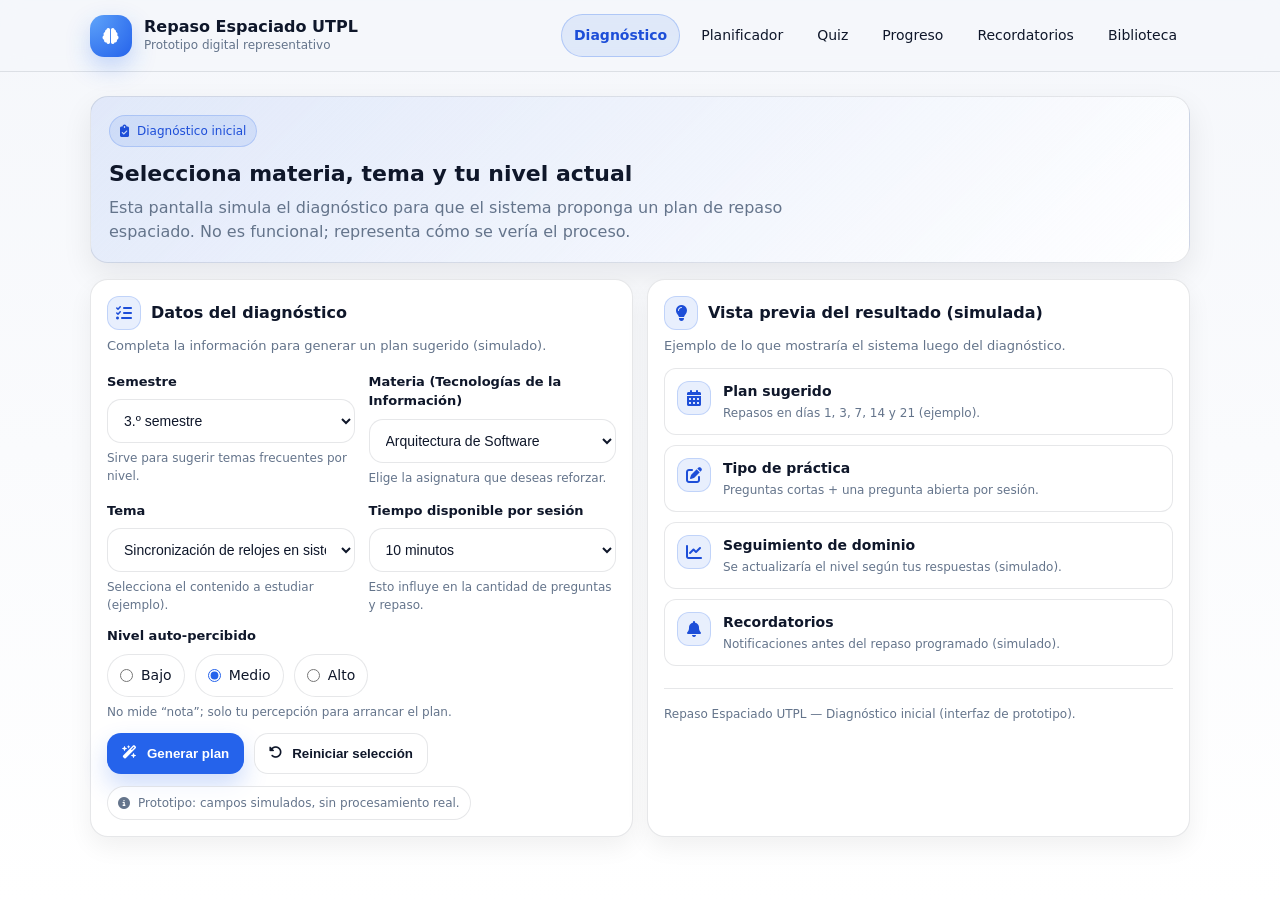
<file: index.html>
<!DOCTYPE html>
<html lang="es">
<head>
  <meta charset="UTF-8" />
  <meta name="viewport" content="width=device-width, initial-scale=1.0" />
  <title>Diagnóstico inicial | Repaso Espaciado UTPL</title>

  <!-- Íconos (solo en el contenido, NO en el menú) -->
  <link rel="stylesheet" href="https://cdnjs.cloudflare.com/ajax/libs/font-awesome/6.5.0/css/all.min.css">

  <link rel="stylesheet" href="styles.css" />
</head>
<body>

<header class="header">
  <div class="container header-inner">
    <div class="brand">
      <div class="brand-badge" aria-hidden="true">
        <i class="fa-solid fa-brain"></i>
      </div>
      <div>
        <h1>Repaso Espaciado UTPL</h1>
        <p>Prototipo digital representativo</p>
      </div>
    </div>

    <nav class="nav" aria-label="Navegación principal">
      <ul>
        <li><a class="activo" href="index.html">Diagnóstico</a></li>
        <li><a href="planificador.html">Planificador</a></li>
        <li><a href="quiz.html">Quiz</a></li>
        <li><a href="progreso.html">Progreso</a></li>
        <li><a href="recordatorios.html">Recordatorios</a></li>
        <li><a href="biblioteca.html">Biblioteca</a></li>
      </ul>
    </nav>
  </div>
</header>

<main class="main">
  <div class="container">

    <section class="page-hero">
      <div class="kicker"><i class="fa-solid fa-clipboard-check" aria-hidden="true"></i> Diagnóstico inicial</div>
      <h2>Selecciona materia, tema y tu nivel actual</h2>
      <p>
        Esta pantalla simula el diagnóstico para que el sistema proponga un plan de repaso espaciado.
        No es funcional; representa cómo se vería el proceso.
      </p>
    </section>

    <section class="grid cols-2">
      <article class="card">
        <h3>
          <span class="icon" aria-hidden="true"><i class="fa-solid fa-list-check"></i></span>
          Datos del diagnóstico
        </h3>
        <p class="sub">Completa la información para generar un plan sugerido (simulado).</p>

        <div class="grid cols-2">
          <div class="field">
            <div class="label">Semestre</div>
            <select aria-label="Semestre">
              <option>3.º semestre</option>
              <option>4.º semestre</option>
              <option>5.º semestre</option>
              <option>6.º semestre</option>
              <option>7.º semestre</option>
              <option>8.º semestre</option>
            </select>
            <div class="hint">Sirve para sugerir temas frecuentes por nivel.</div>
          </div>

          <div class="field">
            <div class="label">Materia (Tecnologías de la Información)</div>
            <select aria-label="Materia">
              <option>Arquitectura de Software</option>
              <option>Redes de Computadores</option>
              <option>Sistemas Operativos</option>
              <option>Bases de Datos</option>
              <option>Seguridad Informática</option>
              <option>Ingeniería de Software</option>
            </select>
            <div class="hint">Elige la asignatura que deseas reforzar.</div>
          </div>

          <div class="field">
            <div class="label">Tema</div>
            <select aria-label="Tema">
              <option>Sincronización de relojes en sistemas distribuidos</option>
              <option>Rutas críticas y redes de proyectos</option>
              <option>Capas, niveles y MVC</option>
              <option>Protocolos y direccionamiento (TCP/IP)</option>
              <option>Normalización y diseño lógico en bases de datos</option>
              <option>Principios de seguridad: confidencialidad, integridad, disponibilidad</option>
            </select>
            <div class="hint">Selecciona el contenido a estudiar (ejemplo).</div>
          </div>

          <div class="field">
            <div class="label">Tiempo disponible por sesión</div>
            <select aria-label="Tiempo disponible">
              <option>10 minutos</option>
              <option>15 minutos</option>
              <option>25 minutos</option>
              <option>40 minutos</option>
              <option>60 minutos</option>
            </select>
            <div class="hint">Esto influye en la cantidad de preguntas y repaso.</div>
          </div>
        </div>

        <div class="field" style="margin-top: 12px;">
          <div class="label">Nivel auto-percibido</div>
          <div class="radio-group" role="group" aria-label="Nivel auto-percibido">
            <label class="radio-pill"><input type="radio" name="nivel" /> Bajo</label>
            <label class="radio-pill"><input type="radio" name="nivel" checked /> Medio</label>
            <label class="radio-pill"><input type="radio" name="nivel" /> Alto</label>
          </div>
          <div class="hint">No mide “nota”; solo tu percepción para arrancar el plan.</div>
        </div>

        <div class="actions">
          <button class="btn" type="button">
            <i class="fa-solid fa-wand-magic-sparkles" aria-hidden="true"></i>
            Generar plan
          </button>
          <button class="btn sec" type="button">
            <i class="fa-solid fa-rotate-left" aria-hidden="true"></i>
            Reiniciar selección
          </button>
        </div>

        <div style="margin-top: 12px;">
          <span class="badge"><i class="fa-solid fa-circle-info" aria-hidden="true"></i> Prototipo: campos simulados, sin procesamiento real.</span>
        </div>
      </article>

      <article class="card">
        <h3>
          <span class="icon" aria-hidden="true"><i class="fa-solid fa-lightbulb"></i></span>
          Vista previa del resultado (simulada)
        </h3>
        <p class="sub">Ejemplo de lo que mostraría el sistema luego del diagnóstico.</p>

        <div class="list">
          <div class="list-item">
            <div class="icon" aria-hidden="true"><i class="fa-solid fa-calendar-days"></i></div>
            <div class="meta">
              <strong>Plan sugerido</strong>
              <span>Repasos en días 1, 3, 7, 14 y 21 (ejemplo).</span>
            </div>
          </div>

          <div class="list-item">
            <div class="icon" aria-hidden="true"><i class="fa-solid fa-pen-to-square"></i></div>
            <div class="meta">
              <strong>Tipo de práctica</strong>
              <span>Preguntas cortas + una pregunta abierta por sesión.</span>
            </div>
          </div>

          <div class="list-item">
            <div class="icon" aria-hidden="true"><i class="fa-solid fa-chart-line"></i></div>
            <div class="meta">
              <strong>Seguimiento de dominio</strong>
              <span>Se actualizaría el nivel según tus respuestas (simulado).</span>
            </div>
          </div>

          <div class="list-item">
            <div class="icon" aria-hidden="true"><i class="fa-solid fa-bell"></i></div>
            <div class="meta">
              <strong>Recordatorios</strong>
              <span>Notificaciones antes del repaso programado (simulado).</span>
            </div>
          </div>
        </div>

        <div class="footer">
          Repaso Espaciado UTPL — Diagnóstico inicial (interfaz de prototipo).
        </div>
      </article>
    </section>

  </div>
</main>

</body>
</html>
</file>
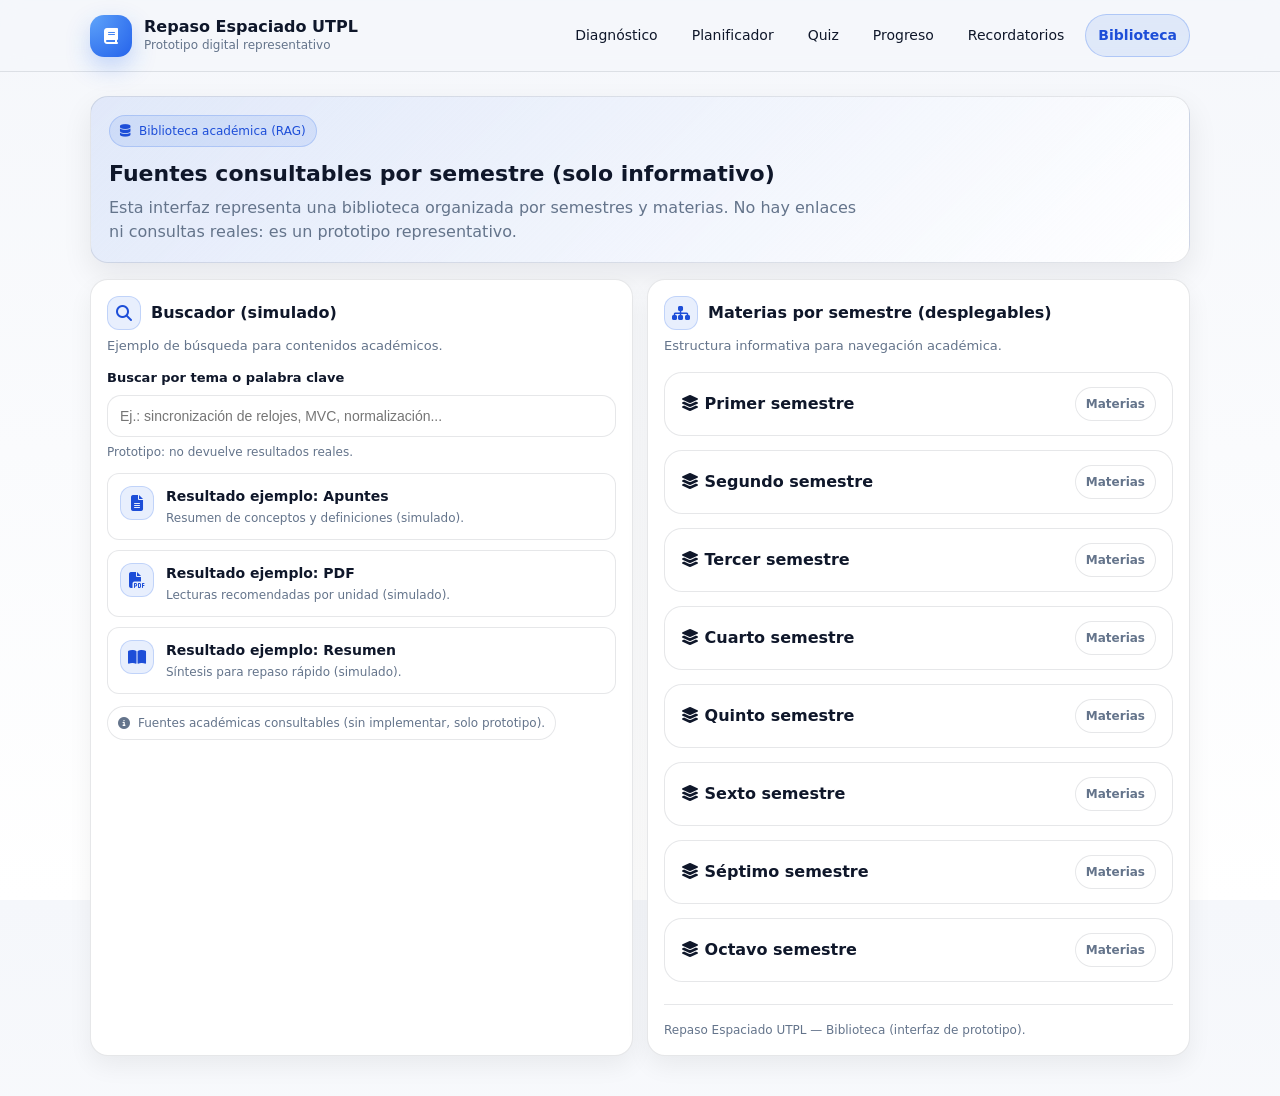
<file: biblioteca.html>
<!DOCTYPE html>
<html lang="es">
<head>
  <meta charset="UTF-8" />
  <meta name="viewport" content="width=device-width, initial-scale=1.0" />
  <title>Biblioteca | Repaso Espaciado UTPL</title>

  <link rel="stylesheet" href="https://cdnjs.cloudflare.com/ajax/libs/font-awesome/6.5.0/css/all.min.css">
  <link rel="stylesheet" href="styles.css" />
</head>
<body>

<header class="header">
  <div class="container header-inner">
    <div class="brand">
      <div class="brand-badge" aria-hidden="true">
        <i class="fa-solid fa-book"></i>
      </div>
      <div>
        <h1>Repaso Espaciado UTPL</h1>
        <p>Prototipo digital representativo</p>
      </div>
    </div>

    <nav class="nav" aria-label="Navegación principal">
      <ul>
        <li><a href="index.html">Diagnóstico</a></li>
        <li><a href="planificador.html">Planificador</a></li>
        <li><a href="quiz.html">Quiz</a></li>
        <li><a href="progreso.html">Progreso</a></li>
        <li><a href="recordatorios.html">Recordatorios</a></li>
        <li><a class="activo" href="biblioteca.html">Biblioteca</a></li>
      </ul>
    </nav>
  </div>
</header>

<main class="main">
  <div class="container">

    <section class="page-hero">
      <div class="kicker"><i class="fa-solid fa-database" aria-hidden="true"></i> Biblioteca académica (RAG)</div>
      <h2>Fuentes consultables por semestre (solo informativo)</h2>
      <p>
        Esta interfaz representa una biblioteca organizada por semestres y materias.
        No hay enlaces ni consultas reales: es un prototipo representativo.
      </p>
    </section>

    <section class="grid cols-2">
      <article class="card">
        <h3>
          <span class="icon" aria-hidden="true"><i class="fa-solid fa-magnifying-glass"></i></span>
          Buscador (simulado)
        </h3>
        <p class="sub">Ejemplo de búsqueda para contenidos académicos.</p>

        <div class="field">
          <div class="label">Buscar por tema o palabra clave</div>
          <input class="input" type="text" placeholder="Ej.: sincronización de relojes, MVC, normalización..." />
          <div class="hint">Prototipo: no devuelve resultados reales.</div>
        </div>

        <div class="list" style="margin-top: 12px;">
          <div class="list-item">
            <div class="icon" aria-hidden="true"><i class="fa-solid fa-file-lines"></i></div>
            <div class="meta">
              <strong>Resultado ejemplo: Apuntes</strong>
              <span>Resumen de conceptos y definiciones (simulado).</span>
            </div>
          </div>

          <div class="list-item">
            <div class="icon" aria-hidden="true"><i class="fa-solid fa-file-pdf"></i></div>
            <div class="meta">
              <strong>Resultado ejemplo: PDF</strong>
              <span>Lecturas recomendadas por unidad (simulado).</span>
            </div>
          </div>

          <div class="list-item">
            <div class="icon" aria-hidden="true"><i class="fa-solid fa-book-open"></i></div>
            <div class="meta">
              <strong>Resultado ejemplo: Resumen</strong>
              <span>Síntesis para repaso rápido (simulado).</span>
            </div>
          </div>
        </div>

        <div style="margin-top: 12px;">
          <span class="badge">
            <i class="fa-solid fa-circle-info" aria-hidden="true"></i>
            Fuentes académicas consultables (sin implementar, solo prototipo).
          </span>
        </div>
      </article>

      <article class="card">
        <h3>
          <span class="icon" aria-hidden="true"><i class="fa-solid fa-sitemap"></i></span>
          Materias por semestre (desplegables)
        </h3>
        <p class="sub">Estructura informativa para navegación académica.</p>

        <div class="grid">
          <details>
            <summary>
              <span><i class="fa-solid fa-layer-group" aria-hidden="true"></i> Primer semestre</span>
              <span class="badge">Materias</span>
            </summary>
            <div class="details-body">
              <ul>
                <li>Fundamentos de Programación</li>
                <li>Matemática Discreta</li>
                <li>Introducción a Tecnologías de la Información</li>
                <li>Comunicación Académica</li>
              </ul>
            </div>
          </details>

          <details>
            <summary>
              <span><i class="fa-solid fa-layer-group" aria-hidden="true"></i> Segundo semestre</span>
              <span class="badge">Materias</span>
            </summary>
            <div class="details-body">
              <ul>
                <li>Programación Orientada a Objetos</li>
                <li>Estructuras de Datos</li>
                <li>Arquitectura de Computadores</li>
                <li>Estadística</li>
              </ul>
            </div>
          </details>

          <details>
            <summary>
              <span><i class="fa-solid fa-layer-group" aria-hidden="true"></i> Tercer semestre</span>
              <span class="badge">Materias</span>
            </summary>
            <div class="details-body">
              <ul>
                <li>Bases de Datos I</li>
                <li>Sistemas Operativos</li>
                <li>Redes de Computadores I</li>
                <li>Ingeniería de Requisitos</li>
              </ul>
            </div>
          </details>

          <details>
            <summary>
              <span><i class="fa-solid fa-layer-group" aria-hidden="true"></i> Cuarto semestre</span>
              <span class="badge">Materias</span>
            </summary>
            <div class="details-body">
              <ul>
                <li>Arquitectura de Software</li>
                <li>Bases de Datos II</li>
                <li>Redes de Computadores II</li>
                <li>Gestión de Proyectos</li>
              </ul>
            </div>
          </details>

          <details>
            <summary>
              <span><i class="fa-solid fa-layer-group" aria-hidden="true"></i> Quinto semestre</span>
              <span class="badge">Materias</span>
            </summary>
            <div class="details-body">
              <ul>
                <li>Sistemas Distribuidos</li>
                <li>Seguridad Informática</li>
                <li>Desarrollo Web</li>
                <li>Calidad de Software</li>
              </ul>
            </div>
          </details>

          <details>
            <summary>
              <span><i class="fa-solid fa-layer-group" aria-hidden="true"></i> Sexto semestre</span>
              <span class="badge">Materias</span>
            </summary>
            <div class="details-body">
              <ul>
                <li>Computación en la Nube</li>
                <li>DevOps y Automatización</li>
                <li>Arquitecturas Distribuidas</li>
                <li>Pruebas de Software</li>
              </ul>
            </div>
          </details>

          <details>
            <summary>
              <span><i class="fa-solid fa-layer-group" aria-hidden="true"></i> Séptimo semestre</span>
              <span class="badge">Materias</span>
            </summary>
            <div class="details-body">
              <ul>
                <li>Inteligencia Artificial</li>
                <li>Minería de Datos</li>
                <li>Seguridad en Aplicaciones Web</li>
                <li>Gestión de Servicios de TI</li>
              </ul>
            </div>
          </details>

          <details>
            <summary>
              <span><i class="fa-solid fa-layer-group" aria-hidden="true"></i> Octavo semestre</span>
              <span class="badge">Materias</span>
            </summary>
            <div class="details-body">
              <ul>
                <li>Arquitectura Empresarial</li>
                <li>Analítica Avanzada</li>
                <li>Gestión de Riesgos Tecnológicos</li>
                <li>Trabajo de Titulación</li>
              </ul>
            </div>
          </details>
        </div>

        <div class="footer">
          Repaso Espaciado UTPL — Biblioteca (interfaz de prototipo).
        </div>
      </article>
    </section>

  </div>
</main>

</body>
</html>
</file>
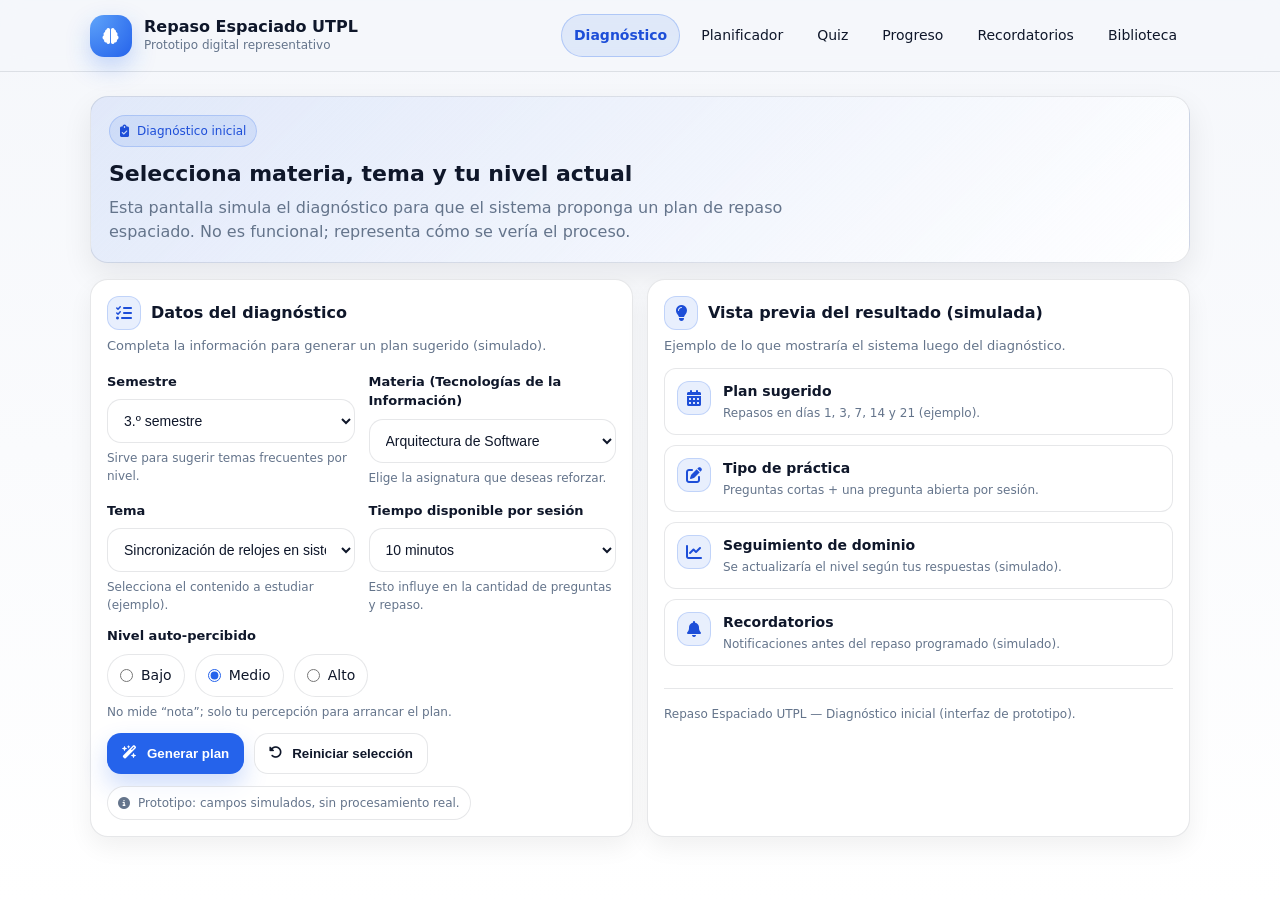
<file: diagnostico.html>
<!DOCTYPE html>
<html lang="es">
<head>
  <meta charset="UTF-8" />
  <meta name="viewport" content="width=device-width, initial-scale=1.0" />
  <title>Diagnóstico inicial | Repaso Espaciado UTPL</title>

  <!-- Íconos (solo en el contenido, NO en el menú) -->
  <link rel="stylesheet" href="https://cdnjs.cloudflare.com/ajax/libs/font-awesome/6.5.0/css/all.min.css">

  <link rel="stylesheet" href="styles.css" />
</head>
<body>

<header class="header">
  <div class="container header-inner">
    <div class="brand">
      <div class="brand-badge" aria-hidden="true">
        <i class="fa-solid fa-brain"></i>
      </div>
      <div>
        <h1>Repaso Espaciado UTPL</h1>
        <p>Prototipo digital representativo</p>
      </div>
    </div>

    <nav class="nav" aria-label="Navegación principal">
      <ul>
        <li><a class="activo" href="diagnostico.html">Diagnóstico</a></li>
        <li><a href="planificador.html">Planificador</a></li>
        <li><a href="quiz.html">Quiz</a></li>
        <li><a href="progreso.html">Progreso</a></li>
        <li><a href="recordatorios.html">Recordatorios</a></li>
        <li><a href="biblioteca.html">Biblioteca</a></li>
      </ul>
    </nav>
  </div>
</header>

<main class="main">
  <div class="container">

    <section class="page-hero">
      <div class="kicker"><i class="fa-solid fa-clipboard-check" aria-hidden="true"></i> Diagnóstico inicial</div>
      <h2>Selecciona materia, tema y tu nivel actual</h2>
      <p>
        Esta pantalla simula el diagnóstico para que el sistema proponga un plan de repaso espaciado.
        No es funcional; representa cómo se vería el proceso.
      </p>
    </section>

    <section class="grid cols-2">
      <article class="card">
        <h3>
          <span class="icon" aria-hidden="true"><i class="fa-solid fa-list-check"></i></span>
          Datos del diagnóstico
        </h3>
        <p class="sub">Completa la información para generar un plan sugerido (simulado).</p>

        <div class="grid cols-2">
          <div class="field">
            <div class="label">Semestre</div>
            <select aria-label="Semestre">
              <option>3.º semestre</option>
              <option>4.º semestre</option>
              <option>5.º semestre</option>
              <option>6.º semestre</option>
              <option>7.º semestre</option>
              <option>8.º semestre</option>
            </select>
            <div class="hint">Sirve para sugerir temas frecuentes por nivel.</div>
          </div>

          <div class="field">
            <div class="label">Materia (Tecnologías de la Información)</div>
            <select aria-label="Materia">
              <option>Arquitectura de Software</option>
              <option>Redes de Computadores</option>
              <option>Sistemas Operativos</option>
              <option>Bases de Datos</option>
              <option>Seguridad Informática</option>
              <option>Ingeniería de Software</option>
            </select>
            <div class="hint">Elige la asignatura que deseas reforzar.</div>
          </div>

          <div class="field">
            <div class="label">Tema</div>
            <select aria-label="Tema">
              <option>Sincronización de relojes en sistemas distribuidos</option>
              <option>Rutas críticas y redes de proyectos</option>
              <option>Capas, niveles y MVC</option>
              <option>Protocolos y direccionamiento (TCP/IP)</option>
              <option>Normalización y diseño lógico en bases de datos</option>
              <option>Principios de seguridad: confidencialidad, integridad, disponibilidad</option>
            </select>
            <div class="hint">Selecciona el contenido a estudiar (ejemplo).</div>
          </div>

          <div class="field">
            <div class="label">Tiempo disponible por sesión</div>
            <select aria-label="Tiempo disponible">
              <option>10 minutos</option>
              <option>15 minutos</option>
              <option>25 minutos</option>
              <option>40 minutos</option>
              <option>60 minutos</option>
            </select>
            <div class="hint">Esto influye en la cantidad de preguntas y repaso.</div>
          </div>
        </div>

        <div class="field" style="margin-top: 12px;">
          <div class="label">Nivel auto-percibido</div>
          <div class="radio-group" role="group" aria-label="Nivel auto-percibido">
            <label class="radio-pill"><input type="radio" name="nivel" /> Bajo</label>
            <label class="radio-pill"><input type="radio" name="nivel" checked /> Medio</label>
            <label class="radio-pill"><input type="radio" name="nivel" /> Alto</label>
          </div>
          <div class="hint">No mide “nota”; solo tu percepción para arrancar el plan.</div>
        </div>

        <div class="actions">
          <button class="btn" type="button">
            <i class="fa-solid fa-wand-magic-sparkles" aria-hidden="true"></i>
            Generar plan
          </button>
          <button class="btn sec" type="button">
            <i class="fa-solid fa-rotate-left" aria-hidden="true"></i>
            Reiniciar selección
          </button>
        </div>

        <div style="margin-top: 12px;">
          <span class="badge"><i class="fa-solid fa-circle-info" aria-hidden="true"></i> Prototipo: campos simulados, sin procesamiento real.</span>
        </div>
      </article>

      <article class="card">
        <h3>
          <span class="icon" aria-hidden="true"><i class="fa-solid fa-lightbulb"></i></span>
          Vista previa del resultado (simulada)
        </h3>
        <p class="sub">Ejemplo de lo que mostraría el sistema luego del diagnóstico.</p>

        <div class="list">
          <div class="list-item">
            <div class="icon" aria-hidden="true"><i class="fa-solid fa-calendar-days"></i></div>
            <div class="meta">
              <strong>Plan sugerido</strong>
              <span>Repasos en días 1, 3, 7, 14 y 21 (ejemplo).</span>
            </div>
          </div>

          <div class="list-item">
            <div class="icon" aria-hidden="true"><i class="fa-solid fa-pen-to-square"></i></div>
            <div class="meta">
              <strong>Tipo de práctica</strong>
              <span>Preguntas cortas + una pregunta abierta por sesión.</span>
            </div>
          </div>

          <div class="list-item">
            <div class="icon" aria-hidden="true"><i class="fa-solid fa-chart-line"></i></div>
            <div class="meta">
              <strong>Seguimiento de dominio</strong>
              <span>Se actualizaría el nivel según tus respuestas (simulado).</span>
            </div>
          </div>

          <div class="list-item">
            <div class="icon" aria-hidden="true"><i class="fa-solid fa-bell"></i></div>
            <div class="meta">
              <strong>Recordatorios</strong>
              <span>Notificaciones antes del repaso programado (simulado).</span>
            </div>
          </div>
        </div>

        <div class="footer">
          Repaso Espaciado UTPL — Diagnóstico inicial (interfaz de prototipo).
        </div>
      </article>
    </section>

  </div>
</main>

</body>
</html>
</file>
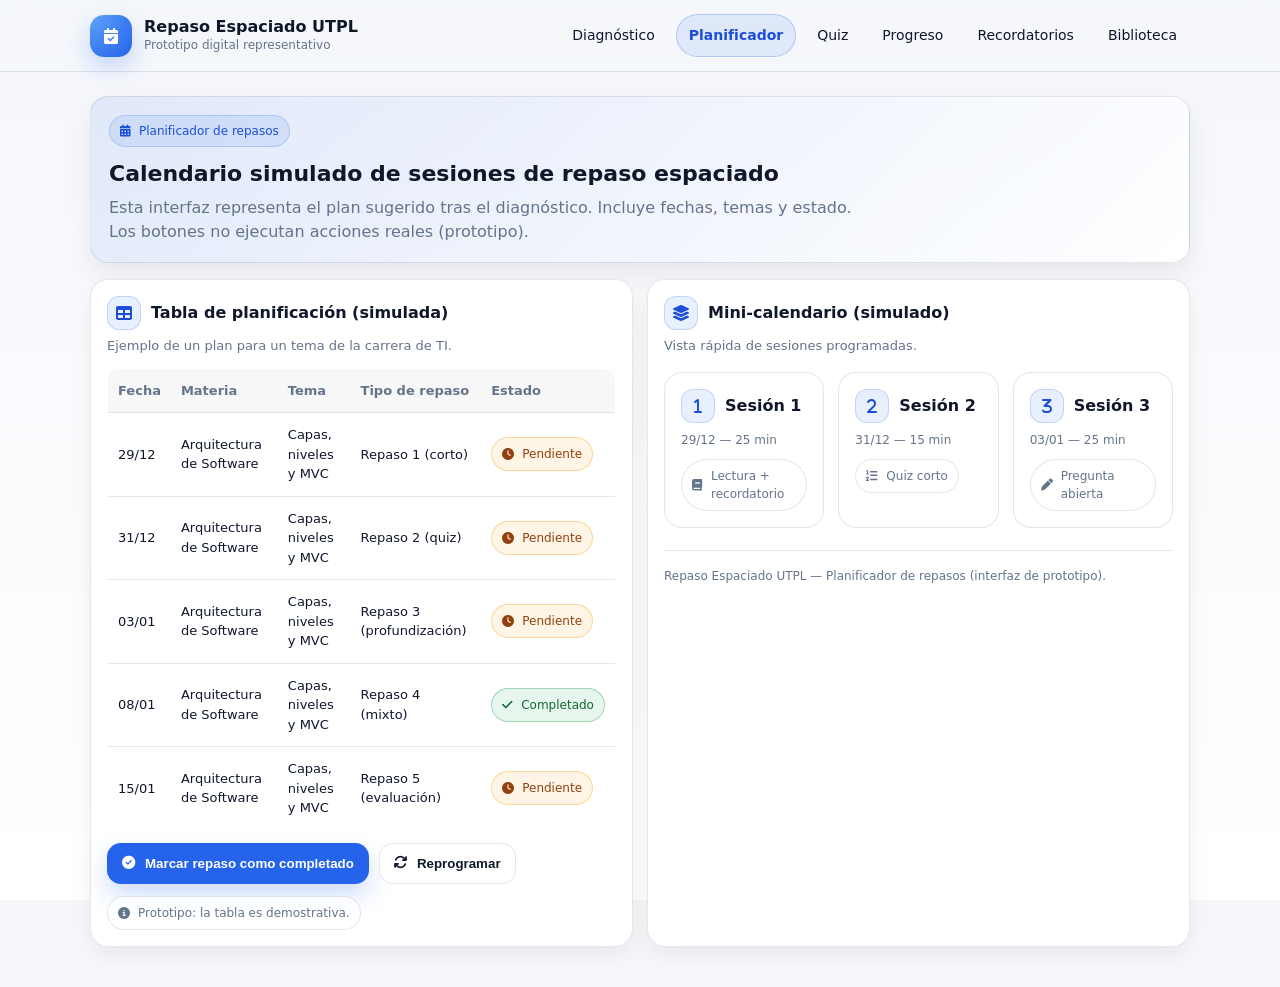
<file: planificador.html>
<!DOCTYPE html>
<html lang="es">
<head>
  <meta charset="UTF-8" />
  <meta name="viewport" content="width=device-width, initial-scale=1.0" />
  <title>Planificador de repasos | Repaso Espaciado UTPL</title>

  <link rel="stylesheet" href="https://cdnjs.cloudflare.com/ajax/libs/font-awesome/6.5.0/css/all.min.css">
  <link rel="stylesheet" href="styles.css" />
</head>
<body>

<header class="header">
  <div class="container header-inner">
    <div class="brand">
      <div class="brand-badge" aria-hidden="true">
        <i class="fa-solid fa-calendar-check"></i>
      </div>
      <div>
        <h1>Repaso Espaciado UTPL</h1>
        <p>Prototipo digital representativo</p>
      </div>
    </div>

    <nav class="nav" aria-label="Navegación principal">
      <ul>
        <li><a href="index.html">Diagnóstico</a></li>
        <li><a class="activo" href="planificador.html">Planificador</a></li>
        <li><a href="quiz.html">Quiz</a></li>
        <li><a href="progreso.html">Progreso</a></li>
        <li><a href="recordatorios.html">Recordatorios</a></li>
        <li><a href="biblioteca.html">Biblioteca</a></li>
      </ul>
    </nav>
  </div>
</header>

<main class="main">
  <div class="container">

    <section class="page-hero">
      <div class="kicker"><i class="fa-solid fa-calendar-days" aria-hidden="true"></i> Planificador de repasos</div>
      <h2>Calendario simulado de sesiones de repaso espaciado</h2>
      <p>
        Esta interfaz representa el plan sugerido tras el diagnóstico. Incluye fechas, temas y estado.
        Los botones no ejecutan acciones reales (prototipo).
      </p>
    </section>

    <section class="grid cols-2">
      <article class="card">
        <h3>
          <span class="icon" aria-hidden="true"><i class="fa-solid fa-table"></i></span>
          Tabla de planificación (simulada)
        </h3>
        <p class="sub">Ejemplo de un plan para un tema de la carrera de TI.</p>

        <table class="table" aria-label="Planificador de repasos">
          <thead>
            <tr>
              <th>Fecha</th>
              <th>Materia</th>
              <th>Tema</th>
              <th>Tipo de repaso</th>
              <th>Estado</th>
            </tr>
          </thead>
          <tbody>
            <tr>
              <td>29/12</td>
              <td>Arquitectura de Software</td>
              <td>Capas, niveles y MVC</td>
              <td>Repaso 1 (corto)</td>
              <td><span class="status pendiente"><i class="fa-solid fa-clock" aria-hidden="true"></i> Pendiente</span></td>
            </tr>
            <tr>
              <td>31/12</td>
              <td>Arquitectura de Software</td>
              <td>Capas, niveles y MVC</td>
              <td>Repaso 2 (quiz)</td>
              <td><span class="status pendiente"><i class="fa-solid fa-clock" aria-hidden="true"></i> Pendiente</span></td>
            </tr>
            <tr>
              <td>03/01</td>
              <td>Arquitectura de Software</td>
              <td>Capas, niveles y MVC</td>
              <td>Repaso 3 (profundización)</td>
              <td><span class="status pendiente"><i class="fa-solid fa-clock" aria-hidden="true"></i> Pendiente</span></td>
            </tr>
            <tr>
              <td>08/01</td>
              <td>Arquitectura de Software</td>
              <td>Capas, niveles y MVC</td>
              <td>Repaso 4 (mixto)</td>
              <td><span class="status completado"><i class="fa-solid fa-check" aria-hidden="true"></i> Completado</span></td>
            </tr>
            <tr>
              <td>15/01</td>
              <td>Arquitectura de Software</td>
              <td>Capas, niveles y MVC</td>
              <td>Repaso 5 (evaluación)</td>
              <td><span class="status pendiente"><i class="fa-solid fa-clock" aria-hidden="true"></i> Pendiente</span></td>
            </tr>
          </tbody>
        </table>

        <div class="actions">
          <button class="btn" type="button">
            <i class="fa-solid fa-circle-check" aria-hidden="true"></i>
            Marcar repaso como completado
          </button>
          <button class="btn sec" type="button">
            <i class="fa-solid fa-arrows-rotate" aria-hidden="true"></i>
            Reprogramar
          </button>
        </div>

        <div style="margin-top: 12px;">
          <span class="badge"><i class="fa-solid fa-circle-info" aria-hidden="true"></i> Prototipo: la tabla es demostrativa.</span>
        </div>
      </article>

      <article class="card">
        <h3>
          <span class="icon" aria-hidden="true"><i class="fa-solid fa-layer-group"></i></span>
          Mini-calendario (simulado)
        </h3>
        <p class="sub">Vista rápida de sesiones programadas.</p>

        <div class="grid cols-3">
          <div class="card" style="box-shadow:none;">
            <h3 style="margin-bottom:8px;">
              <span class="icon" aria-hidden="true"><i class="fa-solid fa-1"></i></span>
              Sesión 1
            </h3>
            <div class="small">29/12 — 25 min</div>
            <div class="badge" style="margin-top:10px;">
              <i class="fa-solid fa-book" aria-hidden="true"></i> Lectura + recordatorio
            </div>
          </div>

          <div class="card" style="box-shadow:none;">
            <h3 style="margin-bottom:8px;">
              <span class="icon" aria-hidden="true"><i class="fa-solid fa-2"></i></span>
              Sesión 2
            </h3>
            <div class="small">31/12 — 15 min</div>
            <div class="badge" style="margin-top:10px;">
              <i class="fa-solid fa-list-ol" aria-hidden="true"></i> Quiz corto
            </div>
          </div>

          <div class="card" style="box-shadow:none;">
            <h3 style="margin-bottom:8px;">
              <span class="icon" aria-hidden="true"><i class="fa-solid fa-3"></i></span>
              Sesión 3
            </h3>
            <div class="small">03/01 — 25 min</div>
            <div class="badge" style="margin-top:10px;">
              <i class="fa-solid fa-pen" aria-hidden="true"></i> Pregunta abierta
            </div>
          </div>
        </div>

        <div class="footer">
          Repaso Espaciado UTPL — Planificador de repasos (interfaz de prototipo).
        </div>
      </article>
    </section>

  </div>
</main>

</body>
</html>
</file>
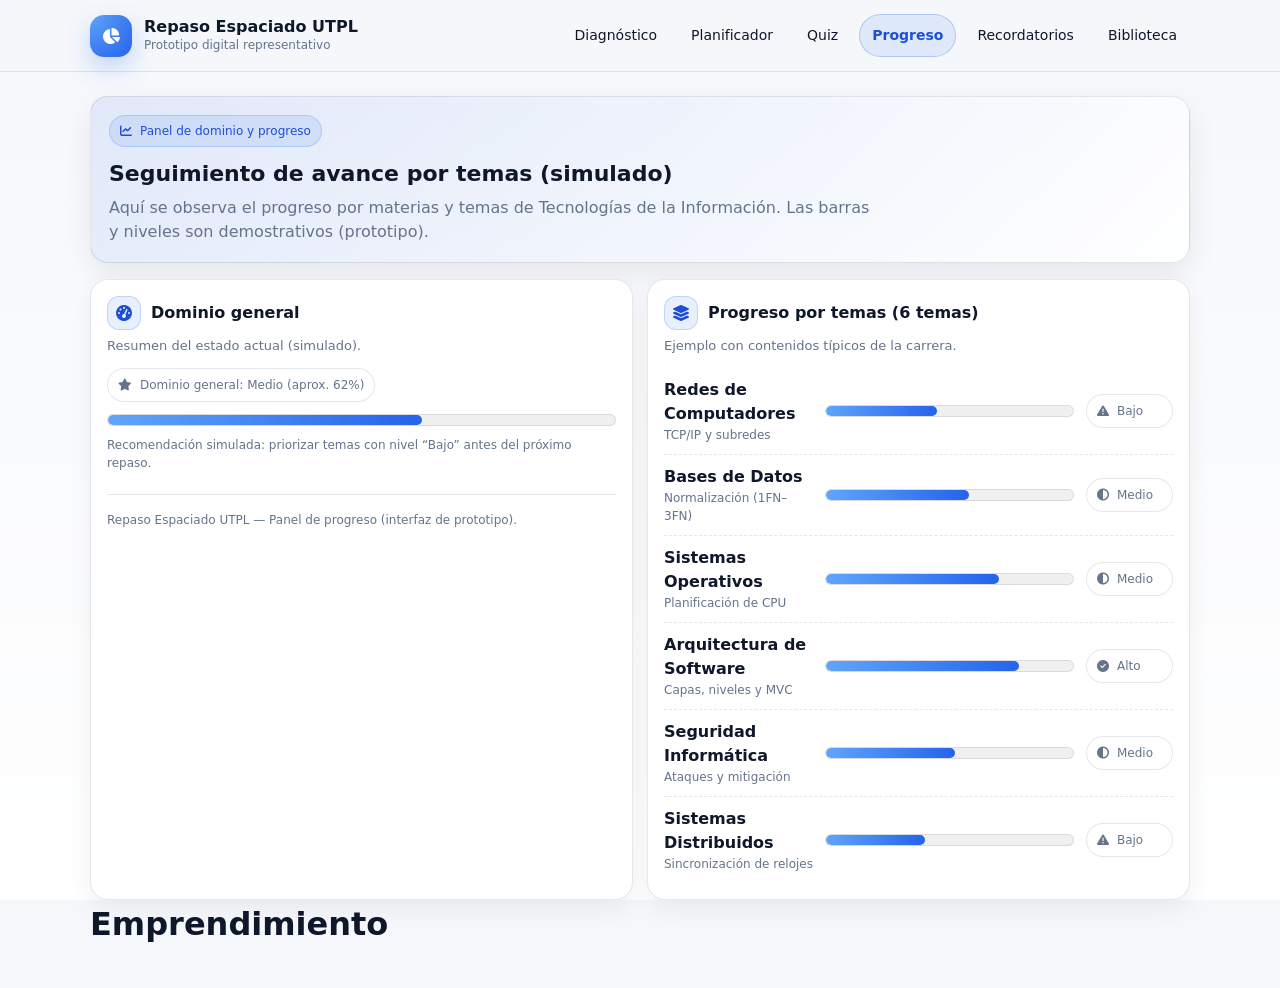
<file: progreso.html>
<!DOCTYPE html>
<html lang="es">
<head>
  <meta charset="UTF-8" />
  <meta name="viewport" content="width=device-width, initial-scale=1.0" />
  <title>Panel de progreso | Repaso Espaciado UTPL</title>

  <link rel="stylesheet" href="https://cdnjs.cloudflare.com/ajax/libs/font-awesome/6.5.0/css/all.min.css">
  <link rel="stylesheet" href="styles.css" />
</head>
<body>

<header class="header">
  <div class="container header-inner">
    <div class="brand">
      <div class="brand-badge" aria-hidden="true">
        <i class="fa-solid fa-chart-pie"></i>
      </div>
      <div>
        <h1>Repaso Espaciado UTPL</h1>
        <p>Prototipo digital representativo</p>
      </div>
    </div>

    <nav class="nav" aria-label="Navegación principal">
      <ul>
        <li><a href="diagnostico.html">Diagnóstico</a></li>
        <li><a href="planificador.html">Planificador</a></li>
        <li><a href="quiz.html">Quiz</a></li>
        <li><a class="activo" href="progreso.html">Progreso</a></li>
        <li><a href="recordatorios.html">Recordatorios</a></li>
        <li><a href="biblioteca.html">Biblioteca</a></li>
      </ul>
    </nav>
  </div>
</header>

<main class="main">
  <div class="container">

    <section class="page-hero">
      <div class="kicker"><i class="fa-solid fa-chart-line" aria-hidden="true"></i> Panel de dominio y progreso</div>
      <h2>Seguimiento de avance por temas (simulado)</h2>
      <p>
        Aquí se observa el progreso por materias y temas de Tecnologías de la Información.
        Las barras y niveles son demostrativos (prototipo).
      </p>
    </section>

    <section class="grid cols-2">
      <article class="card">
        <h3>
          <span class="icon" aria-hidden="true"><i class="fa-solid fa-gauge-high"></i></span>
          Dominio general
        </h3>
        <p class="sub">Resumen del estado actual (simulado).</p>

        <div class="badge" style="margin-bottom:12px;">
          <i class="fa-solid fa-star" aria-hidden="true"></i>
          Dominio general: Medio (aprox. 62%)
        </div>

        <div class="progress" aria-label="Progreso general">
          <span style="width:62%;"></span>
        </div>

        <div class="small" style="margin-top:10px;">
          Recomendación simulada: priorizar temas con nivel “Bajo” antes del próximo repaso.
        </div>

        <div class="footer">
          Repaso Espaciado UTPL — Panel de progreso (interfaz de prototipo).
        </div>
      </article>

      <article class="card">
        <h3>
          <span class="icon" aria-hidden="true"><i class="fa-solid fa-layer-group"></i></span>
          Progreso por temas (6 temas)
        </h3>
        <p class="sub">Ejemplo con contenidos típicos de la carrera.</p>

        <div class="progress-row">
          <div>
            <strong>Redes de Computadores</strong>
            <div class="small">TCP/IP y subredes</div>
          </div>
          <div class="progress"><span style="width:45%;"></span></div>
          <div class="badge"><i class="fa-solid fa-triangle-exclamation" aria-hidden="true"></i> Bajo</div>
        </div>

        <div class="progress-row">
          <div>
            <strong>Bases de Datos</strong>
            <div class="small">Normalización (1FN–3FN)</div>
          </div>
          <div class="progress"><span style="width:58%;"></span></div>
          <div class="badge"><i class="fa-solid fa-circle-half-stroke" aria-hidden="true"></i> Medio</div>
        </div>

        <div class="progress-row">
          <div>
            <strong>Sistemas Operativos</strong>
            <div class="small">Planificación de CPU</div>
          </div>
          <div class="progress"><span style="width:70%;"></span></div>
          <div class="badge"><i class="fa-solid fa-circle-half-stroke" aria-hidden="true"></i> Medio</div>
        </div>

        <div class="progress-row">
          <div>
            <strong>Arquitectura de Software</strong>
            <div class="small">Capas, niveles y MVC</div>
          </div>
          <div class="progress"><span style="width:78%;"></span></div>
          <div class="badge"><i class="fa-solid fa-circle-check" aria-hidden="true"></i> Alto</div>
        </div>

        <div class="progress-row">
          <div>
            <strong>Seguridad Informática</strong>
            <div class="small">Ataques y mitigación</div>
          </div>
          <div class="progress"><span style="width:52%;"></span></div>
          <div class="badge"><i class="fa-solid fa-circle-half-stroke" aria-hidden="true"></i> Medio</div>
        </div>

        <div class="progress-row">
          <div>
            <strong>Sistemas Distribuidos</strong>
            <div class="small">Sincronización de relojes</div>
          </div>
          <div class="progress"><span style="width:40%;"></span></div>
          <div class="badge"><i class="fa-solid fa-triangle-exclamation" aria-hidden="true"></i> Bajo</div>
        </div>
      </article>
    </section>

    <h1>Emprendimiento</h1>  

  </div>
</main>

</body>
</html>
</file>
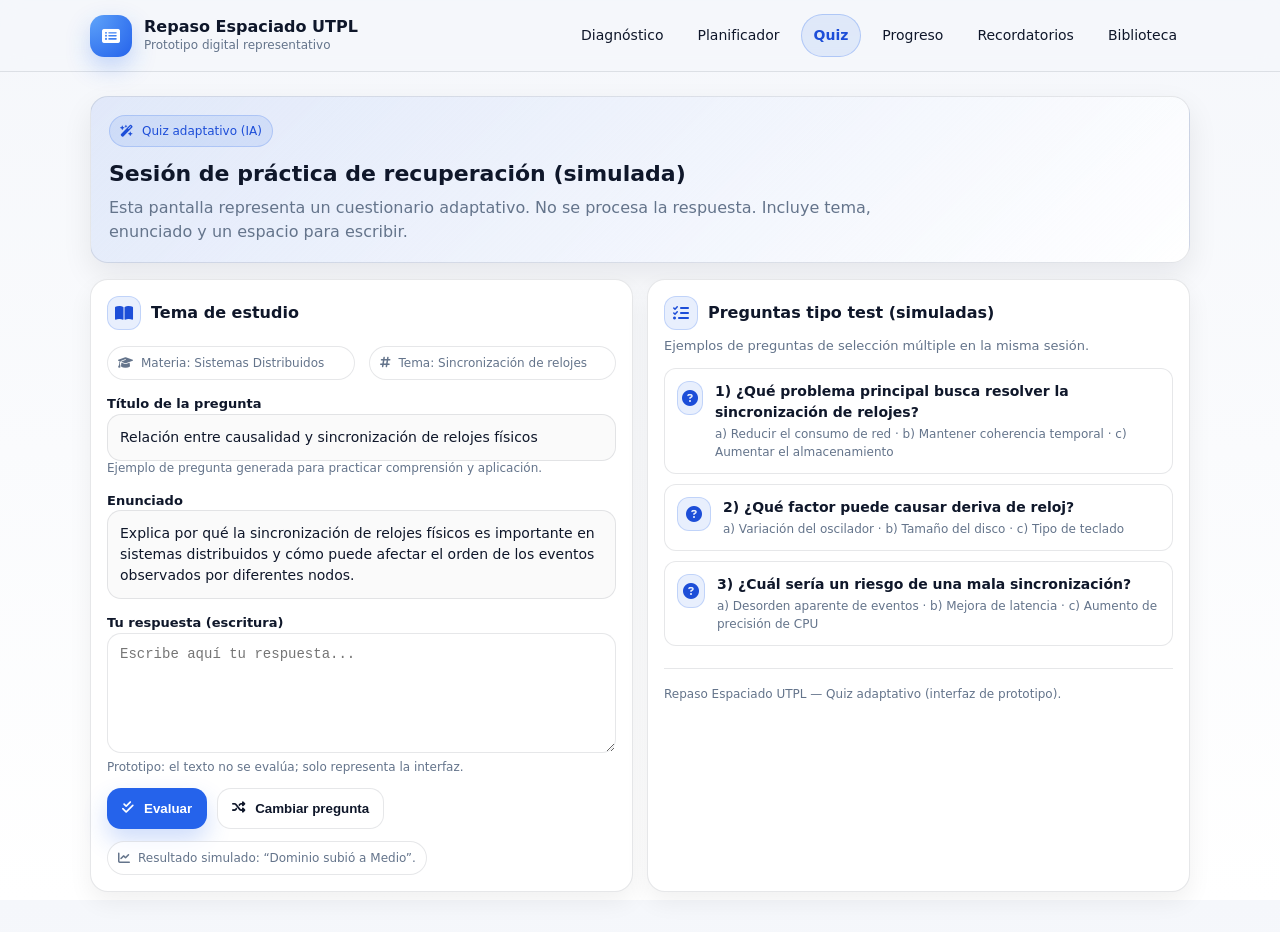
<file: quiz.html>
<!DOCTYPE html>
<html lang="es">
<head>
  <meta charset="UTF-8" />
  <meta name="viewport" content="width=device-width, initial-scale=1.0" />
  <title>Quiz adaptativo | Repaso Espaciado UTPL</title>

  <link rel="stylesheet" href="https://cdnjs.cloudflare.com/ajax/libs/font-awesome/6.5.0/css/all.min.css">
  <link rel="stylesheet" href="styles.css" />
</head>
<body>

<header class="header">
  <div class="container header-inner">
    <div class="brand">
      <div class="brand-badge" aria-hidden="true">
        <i class="fa-solid fa-rectangle-list"></i>
      </div>
      <div>
        <h1>Repaso Espaciado UTPL</h1>
        <p>Prototipo digital representativo</p>
      </div>
    </div>

    <nav class="nav" aria-label="Navegación principal">
      <ul>
        <li><a href="index.html">Diagnóstico</a></li>
        <li><a href="planificador.html">Planificador</a></li>
        <li><a class="activo" href="quiz.html">Quiz</a></li>
        <li><a href="progreso.html">Progreso</a></li>
        <li><a href="recordatorios.html">Recordatorios</a></li>
        <li><a href="biblioteca.html">Biblioteca</a></li>
      </ul>
    </nav>
  </div>
</header>

<main class="main">
  <div class="container">

    <section class="page-hero">
      <div class="kicker"><i class="fa-solid fa-wand-magic-sparkles" aria-hidden="true"></i> Quiz adaptativo (IA)</div>
      <h2>Sesión de práctica de recuperación (simulada)</h2>
      <p>
        Esta pantalla representa un cuestionario adaptativo. No se procesa la respuesta.
        Incluye tema, enunciado y un espacio para escribir.
      </p>
    </section>

    <section class="grid cols-2">
      <article class="card">
        <h3>
          <span class="icon" aria-hidden="true"><i class="fa-solid fa-book-open"></i></span>
          Tema de estudio
        </h3>

        <div class="grid cols-2">
          <div class="badge"><i class="fa-solid fa-graduation-cap" aria-hidden="true"></i> Materia: Sistemas Distribuidos</div>
          <div class="badge"><i class="fa-solid fa-hashtag" aria-hidden="true"></i> Tema: Sincronización de relojes</div>
        </div>

        <div style="margin-top: 14px;">
          <div class="label">Título de la pregunta</div>
          <div class="input" style="background: rgba(2,6,23,0.02);">
            Relación entre causalidad y sincronización de relojes físicos
          </div>
          <div class="hint">Ejemplo de pregunta generada para practicar comprensión y aplicación.</div>
        </div>

        <div style="margin-top: 14px;">
          <div class="label">Enunciado</div>
          <div class="input" style="background: rgba(2,6,23,0.02);">
            Explica por qué la sincronización de relojes físicos es importante en sistemas distribuidos
            y cómo puede afectar el orden de los eventos observados por diferentes nodos.
          </div>
        </div>

        <div style="margin-top: 14px;">
          <div class="label">Tu respuesta (escritura)</div>
          <textarea placeholder="Escribe aquí tu respuesta..." aria-label="Respuesta del estudiante"></textarea>
          <div class="hint">Prototipo: el texto no se evalúa; solo representa la interfaz.</div>
        </div>

        <div class="actions">
          <button class="btn" type="button">
            <i class="fa-solid fa-check-double" aria-hidden="true"></i>
            Evaluar
          </button>
          <button class="btn sec" type="button">
            <i class="fa-solid fa-shuffle" aria-hidden="true"></i>
            Cambiar pregunta
          </button>
        </div>

        <div style="margin-top: 12px;">
          <span class="badge"><i class="fa-solid fa-chart-line" aria-hidden="true"></i> Resultado simulado: “Dominio subió a Medio”.</span>
        </div>
      </article>

      <article class="card">
        <h3>
          <span class="icon" aria-hidden="true"><i class="fa-solid fa-list-check"></i></span>
          Preguntas tipo test (simuladas)
        </h3>
        <p class="sub">Ejemplos de preguntas de selección múltiple en la misma sesión.</p>

        <div class="list">
          <div class="list-item">
            <div class="icon" aria-hidden="true"><i class="fa-solid fa-circle-question"></i></div>
            <div class="meta">
              <strong>1) ¿Qué problema principal busca resolver la sincronización de relojes?</strong>
              <span>a) Reducir el consumo de red · b) Mantener coherencia temporal · c) Aumentar el almacenamiento</span>
            </div>
          </div>

          <div class="list-item">
            <div class="icon" aria-hidden="true"><i class="fa-solid fa-circle-question"></i></div>
            <div class="meta">
              <strong>2) ¿Qué factor puede causar deriva de reloj?</strong>
              <span>a) Variación del oscilador · b) Tamaño del disco · c) Tipo de teclado</span>
            </div>
          </div>

          <div class="list-item">
            <div class="icon" aria-hidden="true"><i class="fa-solid fa-circle-question"></i></div>
            <div class="meta">
              <strong>3) ¿Cuál sería un riesgo de una mala sincronización?</strong>
              <span>a) Desorden aparente de eventos · b) Mejora de latencia · c) Aumento de precisión de CPU</span>
            </div>
          </div>
        </div>

        <div class="footer">
          Repaso Espaciado UTPL — Quiz adaptativo (interfaz de prototipo).
        </div>
      </article>
    </section>

  </div>
</main>

</body>
</html>
</file>
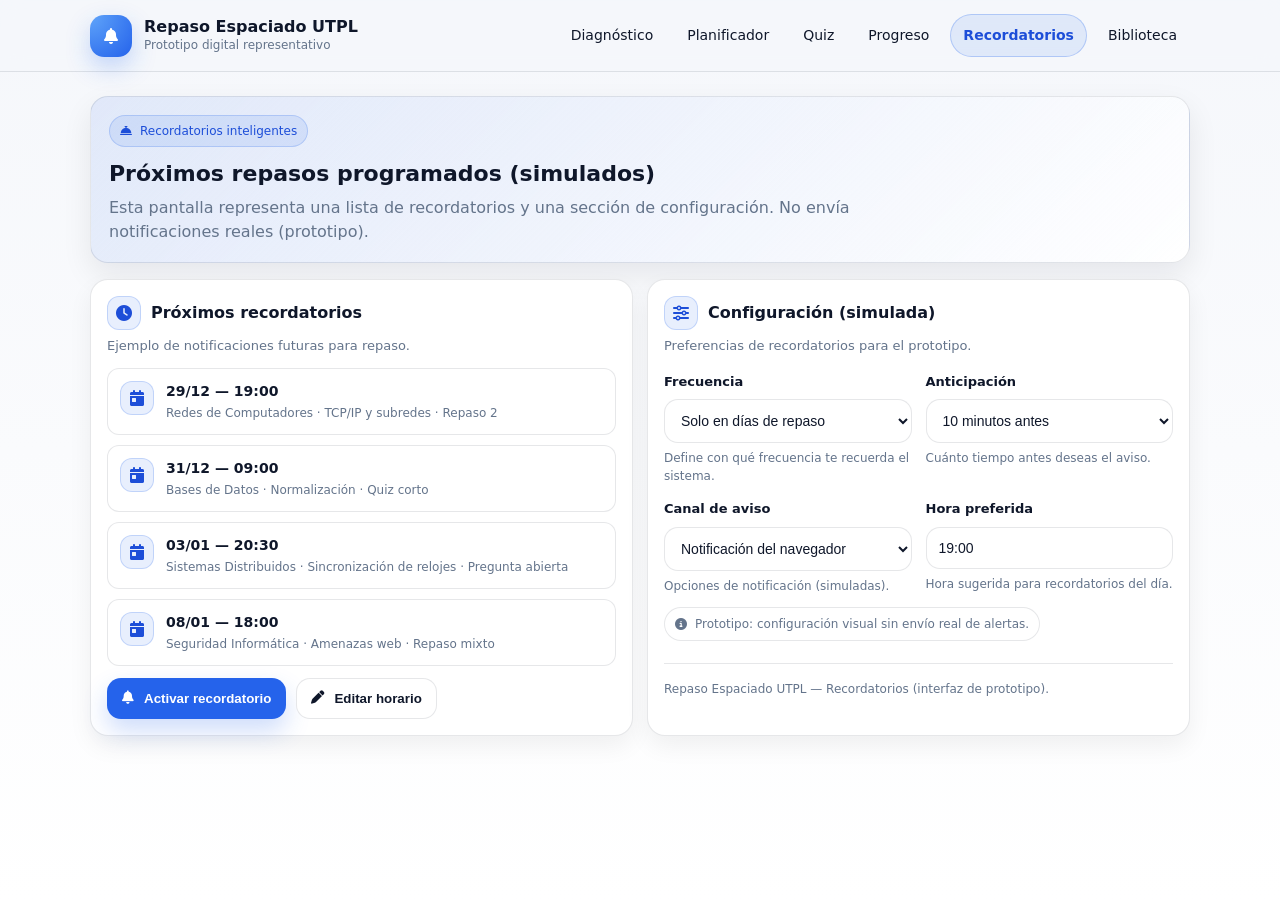
<file: recordatorios.html>
<!DOCTYPE html>
<html lang="es">
<head>
  <meta charset="UTF-8" />
  <meta name="viewport" content="width=device-width, initial-scale=1.0" />
  <title>Recordatorios | Repaso Espaciado UTPL</title>

  <link rel="stylesheet" href="https://cdnjs.cloudflare.com/ajax/libs/font-awesome/6.5.0/css/all.min.css">
  <link rel="stylesheet" href="styles.css" />
</head>
<body>

<header class="header">
  <div class="container header-inner">
    <div class="brand">
      <div class="brand-badge" aria-hidden="true">
        <i class="fa-solid fa-bell"></i>
      </div>
      <div>
        <h1>Repaso Espaciado UTPL</h1>
        <p>Prototipo digital representativo</p>
      </div>
    </div>

    <nav class="nav" aria-label="Navegación principal">
      <ul>
        <li><a href="index.html">Diagnóstico</a></li>
        <li><a href="planificador.html">Planificador</a></li>
        <li><a href="quiz.html">Quiz</a></li>
        <li><a href="progreso.html">Progreso</a></li>
        <li><a class="activo" href="recordatorios.html">Recordatorios</a></li>
        <li><a href="biblioteca.html">Biblioteca</a></li>
      </ul>
    </nav>
  </div>
</header>

<main class="main">
  <div class="container">

    <section class="page-hero">
      <div class="kicker"><i class="fa-solid fa-bell-concierge" aria-hidden="true"></i> Recordatorios inteligentes</div>
      <h2>Próximos repasos programados (simulados)</h2>
      <p>
        Esta pantalla representa una lista de recordatorios y una sección de configuración.
        No envía notificaciones reales (prototipo).
      </p>
    </section>

    <section class="grid cols-2">
      <article class="card">
        <h3>
          <span class="icon" aria-hidden="true"><i class="fa-solid fa-clock"></i></span>
          Próximos recordatorios
        </h3>
        <p class="sub">Ejemplo de notificaciones futuras para repaso.</p>

        <div class="list">
          <div class="list-item">
            <div class="icon" aria-hidden="true"><i class="fa-solid fa-calendar-day"></i></div>
            <div class="meta">
              <strong>29/12 — 19:00</strong>
              <span>Redes de Computadores · TCP/IP y subredes · Repaso 2</span>
            </div>
          </div>

          <div class="list-item">
            <div class="icon" aria-hidden="true"><i class="fa-solid fa-calendar-day"></i></div>
            <div class="meta">
              <strong>31/12 — 09:00</strong>
              <span>Bases de Datos · Normalización · Quiz corto</span>
            </div>
          </div>

          <div class="list-item">
            <div class="icon" aria-hidden="true"><i class="fa-solid fa-calendar-day"></i></div>
            <div class="meta">
              <strong>03/01 — 20:30</strong>
              <span>Sistemas Distribuidos · Sincronización de relojes · Pregunta abierta</span>
            </div>
          </div>

          <div class="list-item">
            <div class="icon" aria-hidden="true"><i class="fa-solid fa-calendar-day"></i></div>
            <div class="meta">
              <strong>08/01 — 18:00</strong>
              <span>Seguridad Informática · Amenazas web · Repaso mixto</span>
            </div>
          </div>
        </div>

        <div class="actions">
          <button class="btn" type="button">
            <i class="fa-solid fa-bell" aria-hidden="true"></i>
            Activar recordatorio
          </button>
          <button class="btn sec" type="button">
            <i class="fa-solid fa-pen" aria-hidden="true"></i>
            Editar horario
          </button>
        </div>
      </article>

      <article class="card">
        <h3>
          <span class="icon" aria-hidden="true"><i class="fa-solid fa-sliders"></i></span>
          Configuración (simulada)
        </h3>
        <p class="sub">Preferencias de recordatorios para el prototipo.</p>

        <div class="grid cols-2">
          <div class="field">
            <div class="label">Frecuencia</div>
            <select aria-label="Frecuencia">
              <option>Solo en días de repaso</option>
              <option>Diario</option>
              <option>Cada 2 días</option>
              <option>Semanal</option>
            </select>
            <div class="hint">Define con qué frecuencia te recuerda el sistema.</div>
          </div>

          <div class="field">
            <div class="label">Anticipación</div>
            <select aria-label="Anticipación">
              <option>10 minutos antes</option>
              <option>30 minutos antes</option>
              <option>1 hora antes</option>
              <option>1 día antes</option>
            </select>
            <div class="hint">Cuánto tiempo antes deseas el aviso.</div>
          </div>

          <div class="field">
            <div class="label">Canal de aviso</div>
            <select aria-label="Canal de aviso">
              <option>Notificación del navegador</option>
              <option>Correo institucional</option>
              <option>Mensaje interno en la plataforma</option>
            </select>
            <div class="hint">Opciones de notificación (simuladas).</div>
          </div>

          <div class="field">
            <div class="label">Hora preferida</div>
            <input class="input" type="text" value="19:00" aria-label="Hora preferida" />
            <div class="hint">Hora sugerida para recordatorios del día.</div>
          </div>
        </div>

        <div class="badge" style="margin-top:12px;">
          <i class="fa-solid fa-circle-info" aria-hidden="true"></i>
          Prototipo: configuración visual sin envío real de alertas.
        </div>

        <div class="footer">
          Repaso Espaciado UTPL — Recordatorios (interfaz de prototipo).
        </div>
      </article>
    </section>

  </div>
</main>

</body>
</html>
</file>
<file: styles.css>
/* =========================
   Repaso Espaciado UTPL
   Hoja de estilos única
   ========================= */

:root{
  --fondo: #f5f7fb;
  --superficie: #ffffff;
  --texto: #0f172a;
  --muted: #64748b;
  --borde: rgba(15, 23, 42, 0.10);
  --sombra: 0 12px 30px rgba(2, 6, 23, 0.08);
  --primario: #2563eb;
  --primario-2: #1d4ed8;
  --exito: #16a34a;
  --alerta: #f59e0b;
  --peligro: #ef4444;
  --radio: 18px;
  --radio-peq: 12px;
  --ancho: 1100px;
}

*{
  box-sizing: border-box;
  margin: 0;
  padding: 0;
}

html, body{
  height: 100%;
}

body{
  font-family: system-ui, -apple-system, "Segoe UI", Roboto, Arial, sans-serif;
  background: linear-gradient(180deg, var(--fondo), #ffffff);
  color: var(--texto);
  line-height: 1.5;
}

a{
  color: inherit;
  text-decoration: none;
}

.container{
  width: min(var(--ancho), calc(100% - 32px));
  margin: 0 auto;
}

.header{
  position: sticky;
  top: 0;
  z-index: 50;
  backdrop-filter: blur(10px);
  background: rgba(245, 247, 251, 0.75);
  border-bottom: 1px solid var(--borde);
}

.header-inner{
  display: flex;
  align-items: center;
  justify-content: space-between;
  gap: 16px;
  padding: 14px 0;
}

.brand{
  display: flex;
  align-items: center;
  gap: 12px;
}

.brand-badge{
  width: 42px;
  height: 42px;
  border-radius: 14px;
  display: grid;
  place-items: center;
  background: radial-gradient(circle at top left, #60a5fa, var(--primario));
  color: white;
  box-shadow: 0 10px 25px rgba(37, 99, 235, 0.25);
}

.brand h1{
  font-size: 16px;
  line-height: 1.2;
  margin: 0;
}

.brand p{
  font-size: 12px;
  color: var(--muted);
}

.nav ul{
  list-style: none;
  display: flex;
  align-items: center;
  flex-wrap: wrap;
  gap: 8px;
}

.nav a{
  display: inline-block;
  padding: 10px 12px;
  border-radius: 999px;
  border: 1px solid transparent;
  color: var(--texto);
  font-size: 14px;
  background: transparent;
}

.nav a:hover{
  border-color: var(--borde);
  background: rgba(255, 255, 255, 0.6);
}

.nav a.activo{
  background: rgba(37, 99, 235, 0.10);
  border-color: rgba(37, 99, 235, 0.25);
  color: var(--primario-2);
  font-weight: 600;
}

.main{
  padding: 24px 0 40px;
}

.page-hero{
  border: 1px solid var(--borde);
  background: linear-gradient(135deg, rgba(37,99,235,0.10), rgba(255,255,255,0.9));
  border-radius: var(--radio);
  padding: 18px;
  box-shadow: var(--sombra);
  overflow: hidden;
}

.page-hero .kicker{
  display: inline-flex;
  gap: 8px;
  align-items: center;
  font-size: 12px;
  color: var(--primario-2);
  background: rgba(37, 99, 235, 0.10);
  border: 1px solid rgba(37, 99, 235, 0.20);
  padding: 6px 10px;
  border-radius: 999px;
  margin-bottom: 10px;
}

.page-hero h2{
  font-size: 22px;
  margin-bottom: 6px;
}

.page-hero p{
  color: var(--muted);
  max-width: 75ch;
}

.grid{
  display: grid;
  gap: 14px;
  margin-top: 16px;
}

.grid.cols-2{
  grid-template-columns: repeat(2, minmax(0, 1fr));
}

.grid.cols-3{
  grid-template-columns: repeat(3, minmax(0, 1fr));
}

@media (max-width: 900px){
  .grid.cols-2, .grid.cols-3{
    grid-template-columns: 1fr;
  }
}

.card{
  background: var(--superficie);
  border: 1px solid var(--borde);
  border-radius: var(--radio);
  padding: 16px;
  box-shadow: 0 10px 25px rgba(2, 6, 23, 0.06);
}

.card h3{
  display: flex;
  align-items: center;
  gap: 10px;
  font-size: 16px;
  margin-bottom: 10px;
}

.card .sub{
  color: var(--muted);
  font-size: 13px;
  margin-top: -4px;
  margin-bottom: 12px;
}

.icon{
  width: 34px;
  height: 34px;
  border-radius: 12px;
  display: grid;
  place-items: center;
  background: rgba(37, 99, 235, 0.10);
  border: 1px solid rgba(37, 99, 235, 0.20);
  color: var(--primario-2);
}

.field{
  display: flex;
  flex-direction: column;
  gap: 8px;
}

.label{
  font-size: 13px;
  color: var(--texto);
  font-weight: 600;
}

.hint{
  font-size: 12px;
  color: var(--muted);
  margin-top: -2px;
}

.input, select, textarea{
  width: 100%;
  padding: 12px 12px;
  border-radius: 14px;
  border: 1px solid var(--borde);
  background: #ffffff;
  color: var(--texto);
  outline: none;
  font-size: 14px;
}

textarea{
  min-height: 120px;
  resize: vertical;
}

.input:focus, select:focus, textarea:focus{
  border-color: rgba(37, 99, 235, 0.45);
  box-shadow: 0 0 0 4px rgba(37, 99, 235, 0.12);
}

.radio-group{
  display: flex;
  gap: 10px;
  flex-wrap: wrap;
}

.radio-pill{
  display: inline-flex;
  align-items: center;
  gap: 8px;
  padding: 10px 12px;
  border-radius: 999px;
  border: 1px solid var(--borde);
  background: rgba(255, 255, 255, 0.7);
  font-size: 14px;
}

.radio-pill input{
  accent-color: var(--primario);
}

.actions{
  display: flex;
  gap: 10px;
  flex-wrap: wrap;
  margin-top: 12px;
}

.btn{
  display: inline-flex;
  align-items: center;
  gap: 10px;
  padding: 12px 14px;
  border-radius: 14px;
  border: 1px solid transparent;
  background: var(--primario);
  color: #fff;
  font-weight: 700;
  cursor: default; /* prototipo */
  box-shadow: 0 12px 25px rgba(37, 99, 235, 0.22);
}

.btn.sec{
  background: rgba(255,255,255,0.9);
  color: var(--texto);
  border-color: var(--borde);
  box-shadow: none;
}

.badge{
  display: inline-flex;
  align-items: center;
  gap: 8px;
  font-size: 12px;
  padding: 7px 10px;
  border-radius: 999px;
  border: 1px solid var(--borde);
  background: rgba(255,255,255,0.7);
  color: var(--muted);
}

.table{
  width: 100%;
  border-collapse: collapse;
  overflow: hidden;
  border-radius: var(--radio-peq);
  border: 1px solid var(--borde);
}

.table th, .table td{
  text-align: left;
  padding: 12px 10px;
  border-bottom: 1px solid var(--borde);
  font-size: 13px;
}

.table th{
  color: var(--muted);
  font-weight: 700;
  background: rgba(2,6,23,0.03);
}

.table tr:last-child td{
  border-bottom: none;
}

.status{
  display: inline-flex;
  align-items: center;
  gap: 8px;
  padding: 7px 10px;
  border-radius: 999px;
  font-size: 12px;
  border: 1px solid var(--borde);
  background: rgba(255,255,255,0.7);
}

.status.pendiente{ color: #92400e; border-color: rgba(245, 158, 11, 0.35); background: rgba(245, 158, 11, 0.10); }
.status.completado{ color: #166534; border-color: rgba(22, 163, 74, 0.35); background: rgba(22, 163, 74, 0.10); }

.progress{
  height: 12px;
  background: rgba(2,6,23,0.06);
  border-radius: 999px;
  overflow: hidden;
  border: 1px solid var(--borde);
}

.progress > span{
  display: block;
  height: 100%;
  width: 50%;
  background: linear-gradient(90deg, #60a5fa, var(--primario));
  border-radius: 999px;
}

.progress-row{
  display: grid;
  grid-template-columns: 1.2fr 2fr 0.7fr;
  gap: 12px;
  align-items: center;
  padding: 10px 0;
  border-bottom: 1px dashed var(--borde);
}

.progress-row:last-child{
  border-bottom: none;
}

.small{
  font-size: 12px;
  color: var(--muted);
}

.list{
  display: grid;
  gap: 10px;
}

.list-item{
  display: flex;
  gap: 12px;
  align-items: flex-start;
  padding: 12px;
  border-radius: var(--radio-peq);
  border: 1px solid var(--borde);
  background: rgba(255,255,255,0.75);
}

.list-item .meta{
  display: flex;
  flex-direction: column;
  gap: 2px;
}

.list-item .meta strong{
  font-size: 14px;
}

.list-item .meta span{
  font-size: 12px;
  color: var(--muted);
}

details{
  border: 1px solid var(--borde);
  border-radius: var(--radio);
  background: rgba(255,255,255,0.75);
  overflow: hidden;
}

summary{
  list-style: none;
  cursor: default; /* prototipo */
  display: flex;
  align-items: center;
  justify-content: space-between;
  padding: 14px 16px;
  font-weight: 800;
}

summary::-webkit-details-marker{ display: none; }

.details-body{
  padding: 0 16px 16px;
  color: var(--muted);
}

.details-body ul{
  margin-top: 10px;
  padding-left: 18px;
  display: grid;
  gap: 6px;
}

.footer{
  margin-top: 22px;
  padding-top: 16px;
  border-top: 1px solid var(--borde);
  color: var(--muted);
  font-size: 12px;
}
</file>
